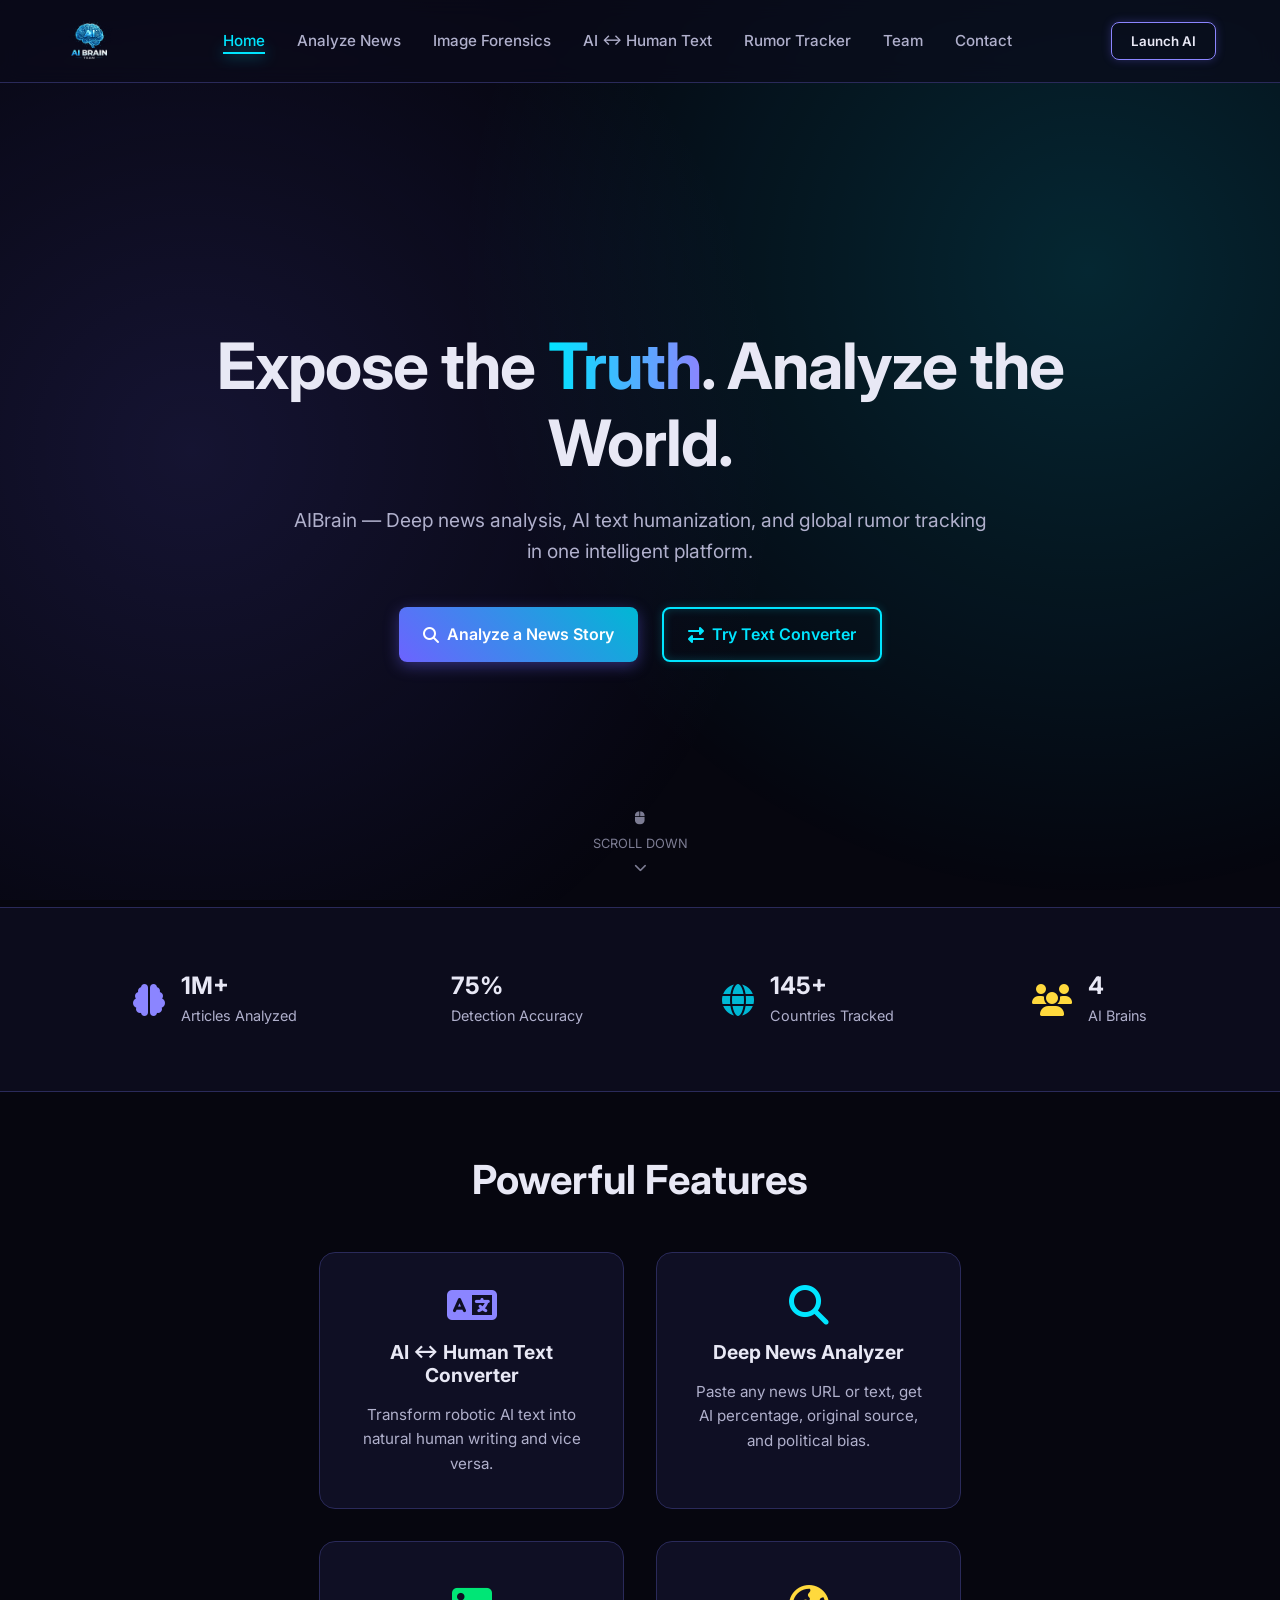
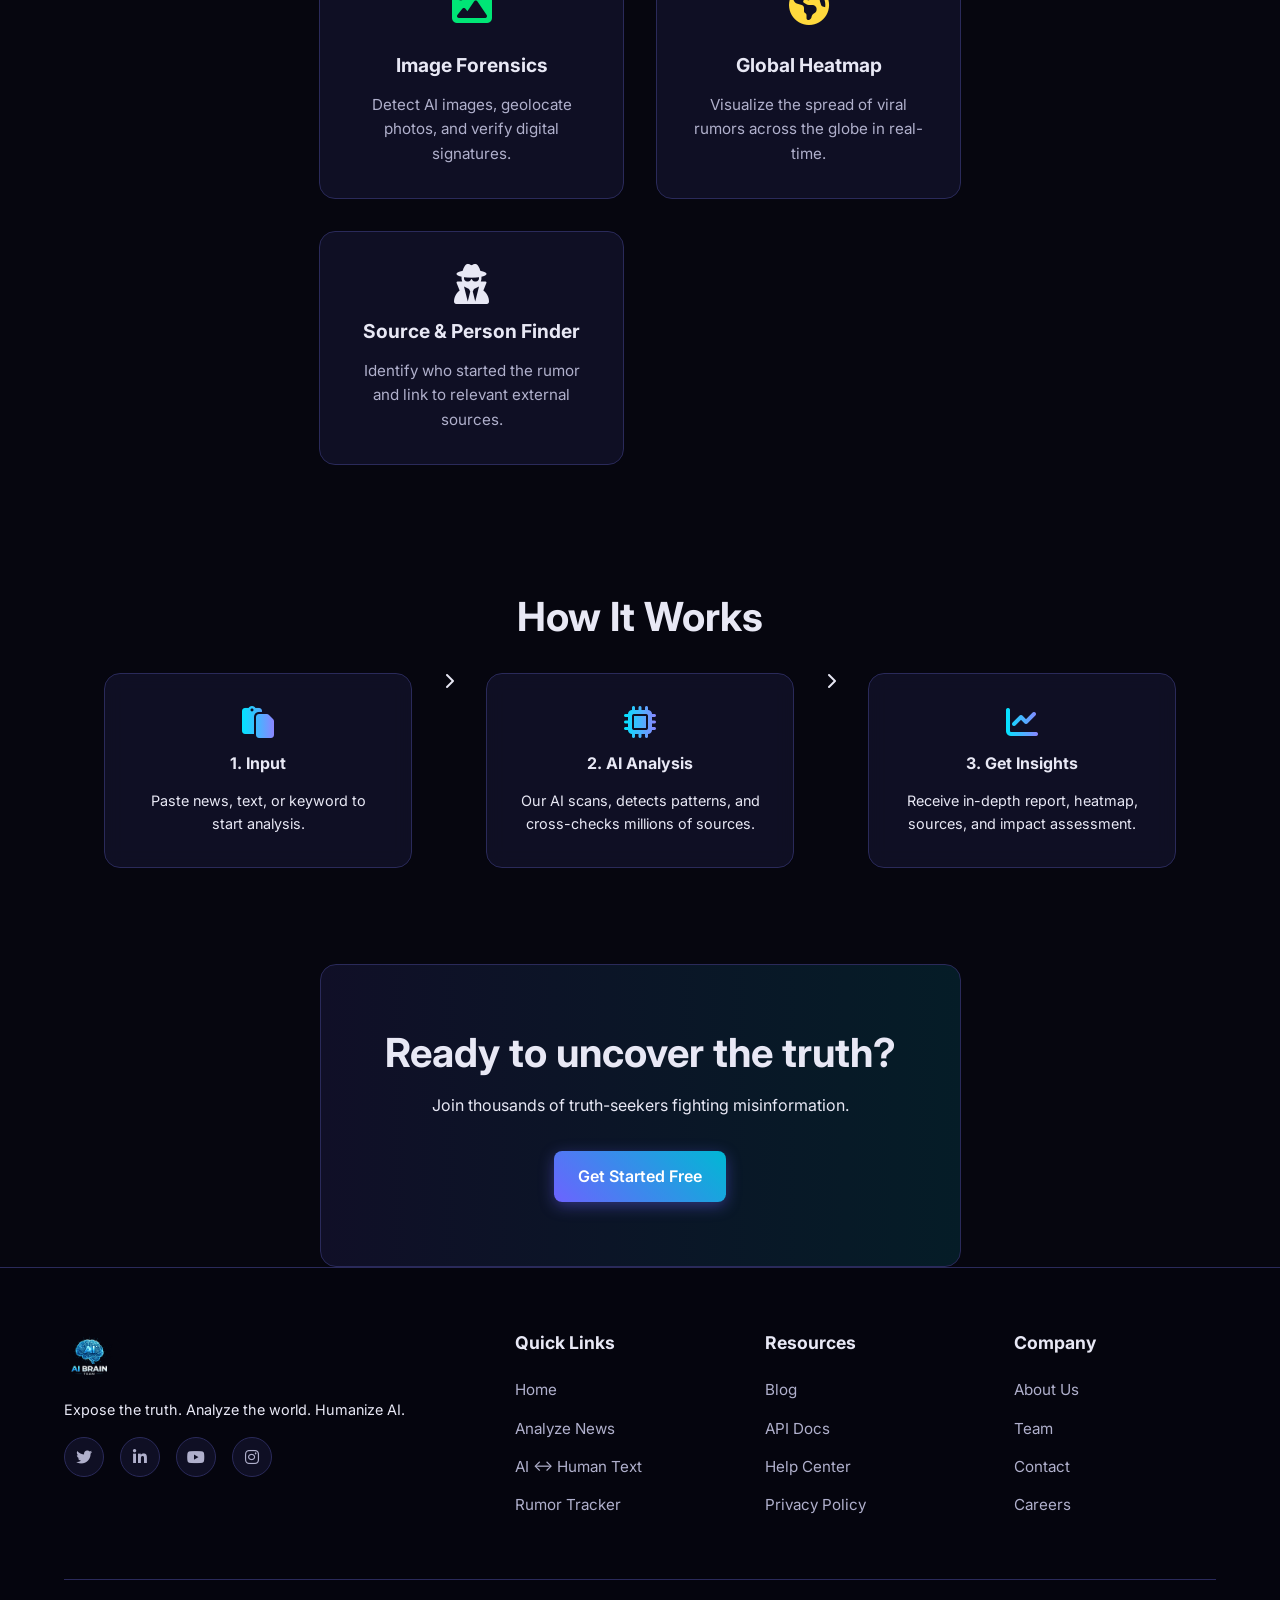
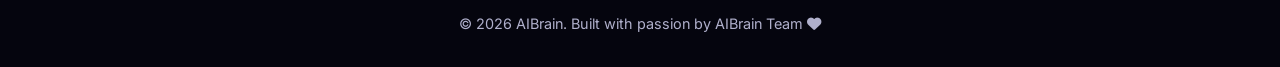
<file: index.html>
<!DOCTYPE html>
<html lang="en">

<head>
    <meta charset="UTF-8">
    <meta name="viewport" content="width=device-width, initial-scale=1.0">
    <title>AIBrain - Expose the Truth</title>
    <meta name="description"
        content="AIBrain — Deep news analysis, AI text humanization, and global rumor tracking in one intelligent platform.">
    <link rel="stylesheet" href="CSSWEBAIBRAIN.css">
    <link rel="stylesheet" href="https://cdnjs.cloudflare.com/ajax/libs/font-awesome/6.4.0/css/all.min.css">
</head>

<body>
    <div class="particles-bg"></div>

    <nav class="navbar">
        <a href="index.html" class="nav-brand">
            <img src="logo_AIbrain_Team.png" alt="AIBrain Logo" style="height: 50px; width: auto; margin-right: 10px;">
        </a>
        <ul class="nav-links">
            <li><a href="index.html" class="active">Home</a></li>
            <li><a href="analyze.html">Analyze News</a></li>
            <li><a href="image-forensics.html">Image Forensics</a></li>
            <li><a href="converter.html">AI ↔ Human Text</a></li>
            <li><a href="tracker.html">Rumor Tracker</a></li>
            <li><a href="team.html">Team</a></li>
            <li><a href="contact.html">Contact</a></li>
        </ul>
        <button class="btn btn-launch">Launch AI</button>
    </nav>

    <section class="hero">
        <h1>Expose the <span class="text-gradient">Truth</span>. Analyze the World.</h1>
        <p>AIBrain — Deep news analysis, AI text humanization, and global rumor tracking in one intelligent platform.
        </p>
        <div class="hero-btns">
            <a href="analyze.html" class="btn btn-primary"><i class="fas fa-search"></i> Analyze a News Story</a>
            <a href="converter.html" class="btn btn-outline"><i class="fas fa-exchange-alt"></i> Try Text Converter</a>
        </div>
        <div class="scroll-down">
            <i class="fas fa-mouse"></i>
            <span>SCROLL DOWN</span>
            <i class="fas fa-chevron-down"></i>
        </div>
    </section>

    <section class="stats-bar">
        <div class="stat-item">
            <i class="fas fa-brain stat-icon"></i>
            <div class="stat-info">
                <h4 class="counter" data-target="1.2" data-suffix="M+">0</h4>
                <p>Articles Analyzed</p>
            </div>
        </div>
        <div class="stat-item">
            <i class="fas fa-check-shield stat-icon" style="color: var(--accent);"></i>
            <div class="stat-info">
                <h4 class="counter" data-target="98" data-suffix="%">0</h4>
                <p>Detection Accuracy</p>
            </div>
        </div>
        <div class="stat-item">
            <i class="fas fa-globe stat-icon" style="color: var(--accent2);"></i>
            <div class="stat-info">
                <h4 class="counter" data-target="190" data-suffix="+">0</h4>
                <p>Countries Tracked</p>
            </div>
        </div>
        <div class="stat-item">
            <i class="fas fa-users stat-icon" style="color: var(--gold);"></i>
            <div class="stat-info">
                <h4 class="counter" data-target="4" data-suffix="">0</h4>
                <p>AI Brains</p>
            </div>
        </div>
    </section>

    <section class="features container">
        <h2>Powerful Features</h2>
        <div class="features-grid">
            <div class="feature-card" onclick="window.location.href='converter.html'">
                <i class="fas fa-language feature-icon"></i>
                <h3>AI ↔ Human Text Converter</h3>
                <p>Transform robotic AI text into natural human writing and vice versa.</p>
            </div>
            <div class="feature-card" onclick="window.location.href='analyze.html'">
                <i class="fas fa-search feature-icon"></i>
                <h3>Deep News Analyzer</h3>
                <p>Paste any news URL or text, get AI percentage, original source, and political bias.</p>
            </div>
            <div class="feature-card" onclick="location.href='image-forensics.html'">
                <div class="feature-icon"><i class="fas fa-image"></i></div>
                <h3>Image Forensics</h3>
                <p>Detect AI images, geolocate photos, and verify digital signatures.</p>
            </div>
            <div class="feature-card" onclick="location.href='tracker.html'">
                <div class="feature-icon"><i class="fas fa-globe-americas"></i></div>
                <h3>Global Heatmap</h3>
                <p>Visualize the spread of viral rumors across the globe in real-time.</p>
            </div>
            <div class="feature-card" onclick="window.location.href='analyze.html'">
                <i class="fas fa-user-secret feature-icon"></i>
                <h3>Source & Person Finder</h3>
                <p>Identify who started the rumor and link to relevant external sources.</p>
            </div>
        </div>
    </section>

    <section class="container text-center mb-4">
        <h2>How It Works</h2>
        <div
            style="display: flex; justify-content: center; align-items: stretch; gap: 2rem; margin-top: 2rem; flex-wrap: wrap;">
            <div class="glass-panel" style="flex: 1; min-width: 200px;">
                <i class="fas fa-paste fa-2x mb-2 text-gradient"></i>
                <h4>1. Input</h4>
                <p class="text-secondary" style="font-size: 0.9rem;">Paste news, text, or keyword to start analysis.</p>
            </div>
            <i class="fas fa-chevron-right text-secondary"></i>
            <div class="glass-panel" style="flex: 1; min-width: 200px;">
                <i class="fas fa-microchip fa-2x mb-2 text-gradient"></i>
                <h4>2. AI Analysis</h4>
                <p class="text-secondary" style="font-size: 0.9rem;">Our AI scans, detects patterns, and cross-checks
                    millions of sources.</p>
            </div>
            <i class="fas fa-chevron-right text-secondary"></i>
            <div class="glass-panel" style="flex: 1; min-width: 200px;">
                <i class="fas fa-chart-line fa-2x mb-2 text-gradient"></i>
                <h4>3. Get Insights</h4>
                <p class="text-secondary" style="font-size: 0.9rem;">Receive in-depth report, heatmap, sources, and
                    impact assessment.</p>
            </div>
        </div>
    </section>

    <section class="container"
        style="background: linear-gradient(90deg, rgba(108,99,255,0.1), rgba(0,229,255,0.1)); padding: 4rem; border-radius: 16px; text-align: center; border: 1px solid var(--border);">
        <h2 class="mb-2">Ready to uncover the truth?</h2>
        <p class="text-secondary mb-4">Join thousands of truth-seekers fighting misinformation.</p>
        <a href="analyze.html" class="btn btn-primary">Get Started Free</a>
    </section>

    <footer>
        <div class="footer-content container" style="padding: 0;">
            <div class="footer-col">
                <a href="#" class="nav-brand mb-2">
                    <img src="logo_AIbrain_Team.png" alt="AIBrain Logo"
                        style="height: 50px; width: auto; margin-right: 10px;">
                </a>
                <p class="text-secondary" style="font-size: 0.9rem; margin-bottom: 1rem;">Expose the truth. Analyze the
                    world. Humanize AI.</p>
                <div class="social-links">
                    <a href="#"><i class="fab fa-twitter"></i></a>
                    <a href="#"><i class="fab fa-linkedin-in"></i></a>
                    <a href="#"><i class="fab fa-youtube"></i></a>
                    <a href="#"><i class="fab fa-instagram"></i></a>
                </div>
            </div>
            <div class="footer-col">
                <h4>Quick Links</h4>
                <ul>
                    <li><a href="index.html">Home</a></li>
                    <li><a href="analyze.html">Analyze News</a></li>
                    <li><a href="converter.html">AI ↔ Human Text</a></li>
                    <li><a href="tracker.html">Rumor Tracker</a></li>
                </ul>
            </div>
            <div class="footer-col">
                <h4>Resources</h4>
                <ul>
                    <li><a href="#">Blog</a></li>
                    <li><a href="#">API Docs</a></li>
                    <li><a href="#">Help Center</a></li>
                    <li><a href="#">Privacy Policy</a></li>
                </ul>
            </div>
            <div class="footer-col">
                <h4>Company</h4>
                <ul>
                    <li><a href="#">About Us</a></li>
                    <li><a href="team.html">Team</a></li>
                    <li><a href="contact.html">Contact</a></li>
                    <li><a href="#">Careers</a></li>
                </ul>
            </div>
        </div>
        <div class="footer-bottom">
            <p>&copy; 2026 AIBrain. Built with passion by AIBrain Team <i class="fas fa-heart text-danger"></i></p>
        </div>
    </footer>

    <script src="JSWEBAIBRAIN.js"></script>
</body>

</html>
</file>
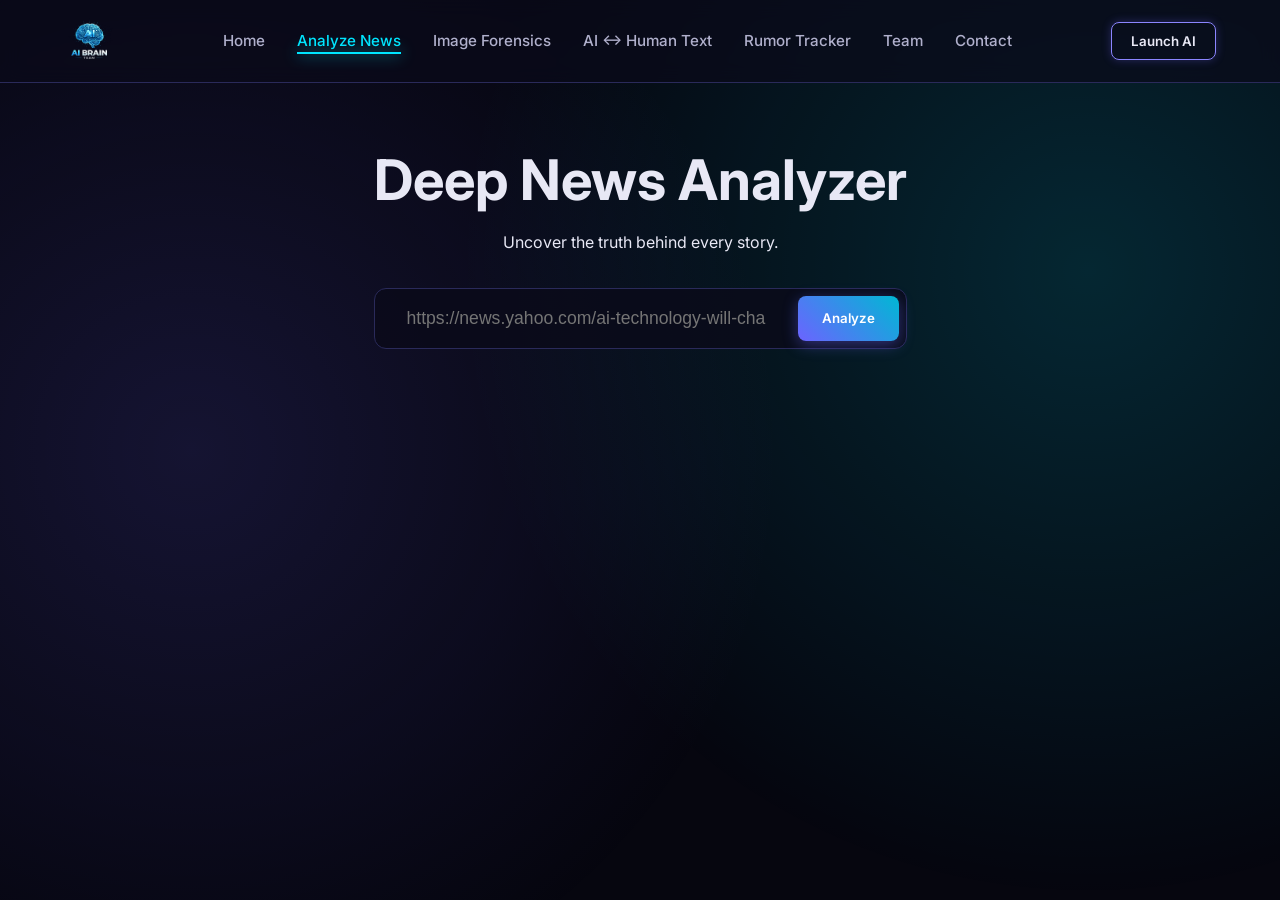
<file: analyze.html>
<!DOCTYPE html>
<html lang="en">

<head>
    <meta charset="UTF-8">
    <meta name="viewport" content="width=device-width, initial-scale=1.0">
    <title>Deep News Analyzer - AIBrain</title>
    <link rel="stylesheet" href="CSSWEBAIBRAIN.css">
    <link rel="stylesheet" href="https://cdnjs.cloudflare.com/ajax/libs/font-awesome/6.4.0/css/all.min.css">
</head>

<body>
    <div class="particles-bg"></div>
    <nav class="navbar">
        <a href="index.html" class="nav-brand">
            <img src="logo_AIbrain_Team.png" alt="AIBrain Logo" style="height: 50px; width: auto; margin-right: 10px;">
        </a>
        <ul class="nav-links">
            <li><a href="index.html">Home</a></li>
            <li><a href="analyze.html" class="active">Analyze News</a></li>
            <li><a href="image-forensics.html">Image Forensics</a></li>
            <li><a href="converter.html">AI ↔ Human Text</a></li>
            <li><a href="tracker.html">Rumor Tracker</a></li>
            <li><a href="team.html">Team</a></li>
            <li><a href="contact.html">Contact</a></li>
        </ul>
        <button class="btn btn-launch">Launch AI</button>
    </nav>

    <div class="container text-center">
        <h1 class="mb-2">Deep News Analyzer</h1>
        <p class="text-secondary mb-4">Uncover the truth behind every story.</p>

        <div class="input-group mb-4">
            <input type="text" id="analyzeInput" class="input-bar"
                placeholder="https://news.yahoo.com/ai-technology-will-change-education-001.html">
            <button id="analyzeBtn" class="btn btn-primary input-btn">Analyze</button>
        </div>

        <div id="resultsPanel" style="display: none; text-align: left;">
            <div class="analyze-grid">
                <!-- AI Score -->
                <div class="card-item" style="align-items: center; text-align: center;">
                    <div class="card-title">AI Content Score</div>
                    <div class="progress-circle mt-4 mb-4">
                        <div class="progress-value">78%<span>AI Generated</span></div>
                    </div>
                    <p style="color: var(--success); font-weight: 600;">22% Human</p>
                </div>

                <!-- Original Source -->
                <div class="card-item" id="osint-source">
                    <div class="card-title">Digital Footprint & Source</div>
                    <div style="display: flex; align-items: center; gap: 1rem; margin-top: 1rem; margin-bottom: 1rem;">
                        <div
                            style="background: #410093; width: 40px; height: 40px; border-radius: 8px; display: flex; align-items: center; justify-content: center; font-weight: bold; font-size: 1.2rem;">
                            <i class="fas fa-server"></i></div>
                        <div>
                            <h3 style="margin: 0; font-size: 1.2rem;">Scanning...</h3>
                            <p style="color: var(--text-secondary); font-size: 0.85rem;">Retrieving IP and Domain
                                Data...</p>
                        </div>
                    </div>
                    <a href="#" style="color: var(--accent); font-size: 0.9rem;"><i
                            class="fas fa-external-link-alt"></i> Trace IP Route</a>
                </div>

                <!-- Rumor Probability -->
                <div class="card-item" style="border-color: rgba(255, 71, 87, 0.5);">
                    <div class="card-title">Rumor Probability</div>
                    <div class="gauge-container mt-4">
                        <div class="gauge-arc"></div>
                        <div class="gauge-needle"></div>
                    </div>
                    <div class="text-center mt-2">
                        <h2 style="margin:0;">72%</h2>
                        <p style="color: var(--danger); font-weight: 600;">Likely Rumor</p>
                        <p style="font-size: 0.85rem; color: var(--text-secondary);">Confidence: High</p>
                    </div>
                </div>

                <!-- Manipulation Check -->
                <div class="card-item" style="grid-row: span 2;" id="osint-manipulation">
                    <div class="card-title">Semantic Manipulation Forensics</div>
                    <p style="font-size: 0.9rem; margin-bottom: 1rem;">Scanning for narrative alteration...</p>
                    <ul
                        style="list-style: none; display: flex; flex-direction: column; gap: 1rem; padding-left: 10px; border-left: 2px solid var(--border);">
                        <!-- Dynamic OSINT sentences go here -->
                    </ul>
                </div>

                <!-- Person Who Spread It -->
                <div class="card-item" id="osint-person">
                    <div class="card-title">Patient Zero (Origin Node)</div>
                    <div style="display: flex; align-items: center; gap: 1rem; margin-top: 1rem;">
                        <div
                            style="width: 50px; height: 50px; border-radius: 50%; background: #333; overflow: hidden; border: 2px solid var(--danger);">
                            <i class="fas fa-user-secret"
                                style="font-size: 2rem; color: var(--text-secondary); margin: 8px;"></i>
                        </div>
                        <div>
                            <h4 style="margin: 0; font-size: 1rem;">Tracing...</h4>
                            <p style="font-size: 0.8rem; color: var(--text-secondary);">Cross-referencing databases...
                            </p>
                        </div>
                    </div>
                    <div class="mt-4">
                        <span class="badge badge-warning"><i class="fas fa-spinner fa-spin"></i> Analyzing
                            Network</span>
                    </div>
                </div>

                <!-- Societal Impact -->
                <div class="card-item" id="osint-impact"
                    style="border-color: rgba(255, 71, 87, 0.3); background: linear-gradient(180deg, var(--bg-card), rgba(255, 71, 87, 0.05));">
                    <div class="card-title">Societal Impact & Risk Assessment</div>
                    <div
                        style="display: flex; align-items: center; gap: 0.5rem; color: var(--danger); margin-bottom: 1rem;">
                        <i class="fas fa-biohazard fa-2x"></i>
                        <h3 style="margin: 0;">CALCULATING...</h3>
                    </div>
                    <p style="font-size: 0.9rem; color: var(--text-secondary); margin-bottom: 1.5rem;">Simulating
                        psychological damage index...</p>
                    <div>
                        <div
                            style="display: flex; justify-content: space-between; font-size: 0.85rem; margin-bottom: 0.3rem;">
                            <span>Impact Score</span>
                            <span style="color: var(--danger); font-weight: bold;">0.0 / 10</span>
                        </div>
                        <div style="width: 100%; height: 6px; background: var(--border); border-radius: 3px;">
                            <div
                                style="width: 0%; height: 100%; background: var(--danger); border-radius: 3px; transition: width 1s ease;">
                            </div>
                        </div>
                    </div>
                </div>

                <!-- Forensic Reasoning -->
                <div class="card-item"
                    style="grid-column: span 3; background: rgba(0, 229, 255, 0.03); border: 1px dashed var(--accent);">
                    <div class="card-title"><i class="fas fa-microscope"></i> Deep Forensic Reasoning</div>
                    <div style="display: grid; grid-template-columns: 1fr 1fr 1fr; gap: 2rem; margin-top: 1rem;">
                        <div id="reasoning-syntax">
                            <h5 style="color: var(--accent); margin-bottom: 0.5rem;">Syntax Analysis</h5>
                            <p style="font-size: 0.85rem; color: var(--text-secondary);">Calculating linguistic
                                burstiness and perplexity...</p>
                        </div>
                        <div id="reasoning-source">
                            <h5 style="color: var(--accent); margin-bottom: 0.5rem;">Metadata Integrity</h5>
                            <p style="font-size: 0.85rem; color: var(--text-secondary);">Analyzing server headers and
                                SSL chain...</p>
                        </div>
                        <div id="reasoning-narrative">
                            <h5 style="color: var(--accent); margin-bottom: 0.5rem;">Narrative Flow</h5>
                            <p style="font-size: 0.85rem; color: var(--text-secondary);">Cross-referencing historical
                                disinfo patterns...</p>
                        </div>
                    </div>
                    <div
                        style="margin-top: 1.5rem; padding-top: 1rem; border-top: 1px solid rgba(0,229,255,0.1); display: flex; justify-content: space-around; text-align: center;">
                        <div>
                            <div style="font-size: 0.75rem; color: var(--text-secondary); text-transform: uppercase;">
                                Confidence Score</div>
                            <div id="confidence-val"
                                style="font-size: 1.2rem; font-weight: bold; color: var(--accent);">0%</div>
                        </div>
                        <div>
                            <div style="font-size: 0.75rem; color: var(--text-secondary); text-transform: uppercase;">
                                Source Trust</div>
                            <div id="trust-val" style="font-size: 1.2rem; font-weight: bold; color: var(--success);">
                                High</div>
                        </div>
                        <div>
                            <div style="font-size: 0.75rem; color: var(--text-secondary); text-transform: uppercase;">
                                Threat Level</div>
                            <div id="threat-val" style="font-size: 1.2rem; font-weight: bold; color: var(--warning);">
                                Medium</div>
                        </div>
                    </div>
                </div>

                <!-- External Sources -->
                <div class="card-item" id="osint-external" style="grid-column: span 3;">
                    <div
                        style="display: flex; justify-content: space-between; align-items: center; border-bottom: 1px solid var(--border); padding-bottom: 1rem; margin-bottom: 1rem;">
                        <h3 style="margin: 0; font-size: 1.2rem;">Cross-Referenced Open Source Databases (OSINT)</h3>
                        <div style="display: flex; gap: 1rem; font-size: 0.9rem;">
                            <span class="badge badge-primary">Matches Found</span>
                        </div>
                    </div>
                    <div style="display: flex; flex-direction: column; gap: 0.8rem;" id="osint-external-list">
                        <!-- Dynamic OSINT sources go here -->
                    </div>
                </div>
            </div>

            <div class="text-center mt-4">
                <a href="tracker.html" class="btn btn-primary" style="width: 100%; max-width: 400px;"><i
                        class="fas fa-globe"></i> View on Heatmap</a>
            </div>
        </div>
    </div>

    <script src="JSWEBAIBRAIN.js"></script>
</body>

</html>
</file>
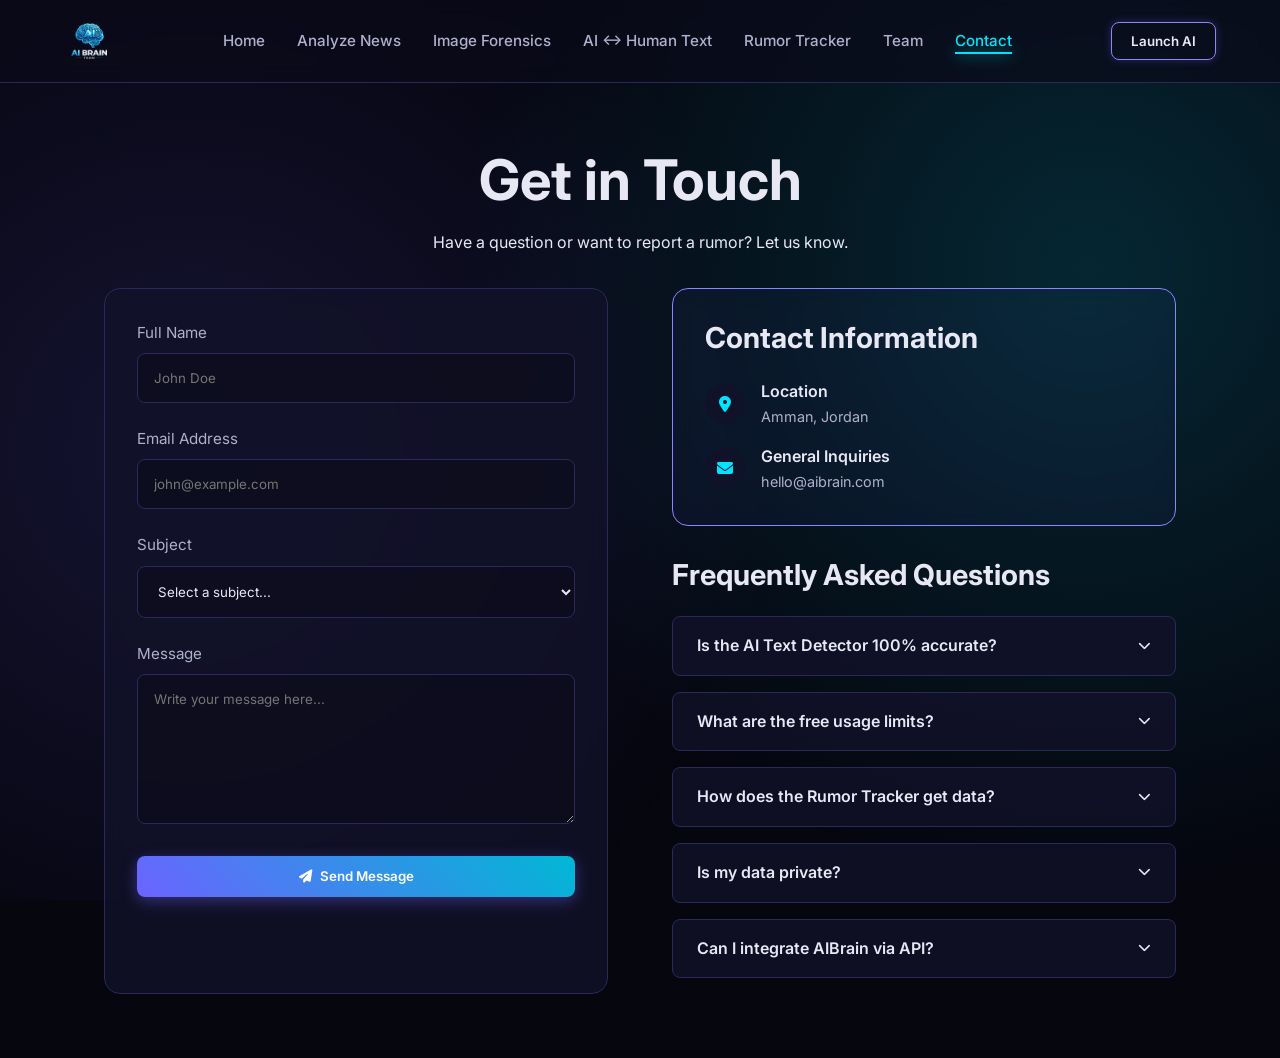
<file: contact.html>
<!DOCTYPE html>
<html lang="en">

<head>
    <meta charset="UTF-8">
    <meta name="viewport" content="width=device-width, initial-scale=1.0">
    <title>Contact Us - AIBrain</title>
    <link rel="stylesheet" href="CSSWEBAIBRAIN.css">
    <link rel="stylesheet" href="https://cdnjs.cloudflare.com/ajax/libs/font-awesome/6.4.0/css/all.min.css">
</head>

<body>
    <div class="particles-bg"></div>
    <nav class="navbar">
        <a href="index.html" class="nav-brand">
            <img src="logo_AIbrain_Team.png" alt="AIBrain Logo" style="height: 50px; width: auto; margin-right: 10px;">
        </a>
        <ul class="nav-links">
            <li><a href="index.html">Home</a></li>
            <li><a href="analyze.html">Analyze News</a></li>
            <li><a href="image-forensics.html">Image Forensics</a></li>
            <li><a href="converter.html">AI ↔ Human Text</a></li>
            <li><a href="tracker.html">Rumor Tracker</a></li>
            <li><a href="team.html">Team</a></li>
            <li><a href="contact.html" class="active">Contact</a></li>
        </ul>
        <button class="btn btn-launch">Launch AI</button>
    </nav>

    <div class="container">
        <div class="text-center mb-4">
            <h1>Get in Touch</h1>
            <p class="text-secondary">Have a question or want to report a rumor? Let us know.</p>
        </div>

        <div class="contact-layout">
            <!-- Form -->
            <div class="glass-panel">
                <form id="contactForm"
                    onsubmit="event.preventDefault(); alert('Message sent successfully!'); this.reset();">
                    <div class="form-group">
                        <label class="form-label">Full Name</label>
                        <input type="text" class="form-control" placeholder="John Doe" required>
                    </div>
                    <div class="form-group">
                        <label class="form-label">Email Address</label>
                        <input type="email" class="form-control" placeholder="john@example.com" required>
                    </div>
                    <div class="form-group">
                        <label class="form-label">Subject</label>
                        <select class="form-control" required style="appearance: auto; cursor: pointer;">
                            <option value="">Select a subject...</option>
                            <option value="report">Report a Rumor</option>
                            <option value="partnership">Partnership</option>
                            <option value="feedback">Feedback</option>
                            <option value="team">Join Team</option>
                        </select>
                    </div>
                    <div class="form-group">
                        <label class="form-label">Message</label>
                        <textarea class="form-control" placeholder="Write your message here..." required></textarea>
                    </div>
                    <button type="submit" class="btn btn-primary" style="width: 100%;"><i
                            class="fas fa-paper-plane"></i> Send Message</button>
                </form>
            </div>

            <!-- Info & FAQ -->
            <div>
                <div class="glass-panel mb-4"
                    style="background: rgba(108, 99, 255, 0.05); border-color: var(--primary-glow);">
                    <h3 class="mb-3">Contact Information</h3>
                    <div style="display: flex; align-items: center; gap: 1rem; margin-bottom: 1rem;">
                        <div
                            style="width: 40px; height: 40px; border-radius: 50%; background: var(--bg-card); display: flex; align-items: center; justify-content: center; color: var(--accent);">
                            <i class="fas fa-map-marker-alt"></i>
                        </div>
                        <div>
                            <div style="font-weight: 600;">Location</div>
                            <div style="color: var(--text-secondary); font-size: 0.9rem;">Amman, Jordan</div>
                        </div>
                    </div>
                    <div style="display: flex; align-items: center; gap: 1rem;">
                        <div
                            style="width: 40px; height: 40px; border-radius: 50%; background: var(--bg-card); display: flex; align-items: center; justify-content: center; color: var(--accent);">
                            <i class="fas fa-envelope"></i>
                        </div>
                        <div>
                            <div style="font-weight: 600;">General Inquiries</div>
                            <div style="color: var(--text-secondary); font-size: 0.9rem;">hello@aibrain.com</div>
                        </div>
                    </div>
                </div>

                <h3 class="mb-3">Frequently Asked Questions</h3>
                <div class="accordion">
                    <div class="accordion-item">
                        <div class="accordion-header">
                            Is the AI Text Detector 100% accurate?
                            <i class="fas fa-chevron-down" style="font-size: 0.8rem;"></i>
                        </div>
                        <div class="accordion-body">
                            <p style="padding-top: 1rem;">Our AI model has a 98% accuracy rate, but no system is
                                perfect. We cross-reference multiple patterns and data points to provide the most
                                reliable score possible.</p>
                        </div>
                    </div>
                    <div class="accordion-item">
                        <div class="accordion-header">
                            What are the free usage limits?
                            <i class="fas fa-chevron-down" style="font-size: 0.8rem;"></i>
                        </div>
                        <div class="accordion-body">
                            <p style="padding-top: 1rem;">Currently, you can analyze up to 50 news articles and convert
                                up to 5,000 words per day for free. Premium plans will be introduced later.</p>
                        </div>
                    </div>
                    <div class="accordion-item">
                        <div class="accordion-header">
                            How does the Rumor Tracker get data?
                            <i class="fas fa-chevron-down" style="font-size: 0.8rem;"></i>
                        </div>
                        <div class="accordion-body">
                            <p style="padding-top: 1rem;">We use a combination of open-source intelligence (OSINT),
                                social media APIs, and natural language processing to detect when and where a specific
                                narrative is spreading.</p>
                        </div>
                    </div>
                    <div class="accordion-item">
                        <div class="accordion-header">
                            Is my data private?
                            <i class="fas fa-chevron-down" style="font-size: 0.8rem;"></i>
                        </div>
                        <div class="accordion-body">
                            <p style="padding-top: 1rem;">Yes. We do not store the text you paste into the converter.
                                Analyzed news URLs are logged to improve our public database, but personal data is never
                                shared.</p>
                        </div>
                    </div>
                    <div class="accordion-item">
                        <div class="accordion-header">
                            Can I integrate AIBrain via API?
                            <i class="fas fa-chevron-down" style="font-size: 0.8rem;"></i>
                        </div>
                        <div class="accordion-body">
                            <p style="padding-top: 1rem;">We are currently beta-testing our API for enterprise partners.
                                Please select "Partnership" in the contact form to request early access.</p>
                        </div>
                    </div>
                </div>
            </div>
        </div>
    </div>

    <script src="JSWEBAIBRAIN.js"></script>
</body>

</html>
</file>
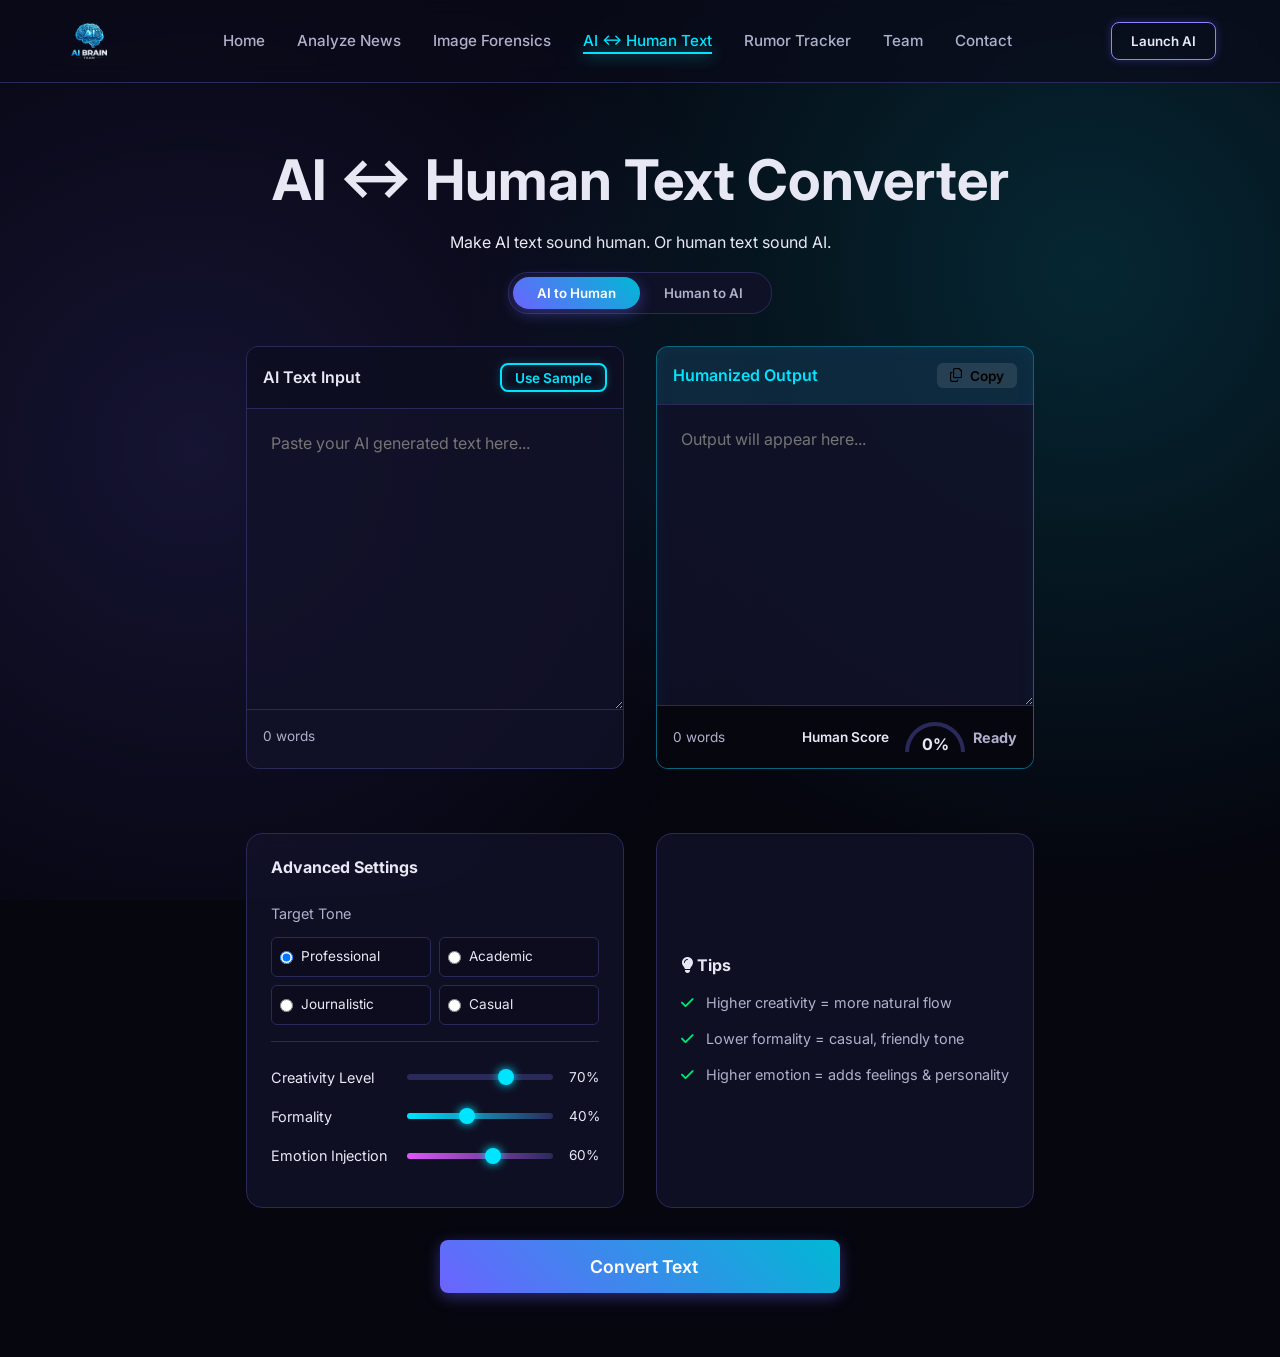
<file: converter.html>
<!DOCTYPE html>
<html lang="en">

<head>
    <meta charset="UTF-8">
    <meta name="viewport" content="width=device-width, initial-scale=1.0">
    <title>AI Text Converter - AIBrain</title>
    <link rel="stylesheet" href="CSSWEBAIBRAIN.css">
    <link rel="stylesheet" href="https://cdnjs.cloudflare.com/ajax/libs/font-awesome/6.4.0/css/all.min.css">
</head>

<body>
    <div class="particles-bg"></div>
    <nav class="navbar">
        <a href="index.html" class="nav-brand">
            <img src="logo_AIbrain_Team.png" alt="AIBrain Logo" style="height: 50px; width: auto; margin-right: 10px;">
        </a>
        <ul class="nav-links">
            <li><a href="index.html">Home</a></li>
            <li><a href="analyze.html">Analyze News</a></li>
            <li><a href="image-forensics.html">Image Forensics</a></li>
            <li><a href="converter.html" class="active">AI ↔ Human Text</a></li>
            <li><a href="tracker.html">Rumor Tracker</a></li>
            <li><a href="team.html">Team</a></li>
            <li><a href="contact.html">Contact</a></li>
        </ul>
        <button class="btn btn-launch">Launch AI</button>
    </nav>

    <div class="container">
        <div class="text-center mb-4">
            <h1>AI ↔ Human Text Converter</h1>
            <p class="text-secondary">Make AI text sound human. Or human text sound AI.</p>
            <div
                style="display: inline-flex; background: var(--bg-card); border: 1px solid var(--border); border-radius: 20px; padding: 4px; margin-top: 1rem;">
                <button id="modeAiToHuman" class="btn btn-primary"
                    style="border-radius: 16px; padding: 0.5rem 1.5rem;">AI to Human</button>
                <button id="modeHumanToAi" class="btn"
                    style="background: transparent; color: var(--text-secondary); border-radius: 16px; padding: 0.5rem 1.5rem;">Human
                    to AI</button>
            </div>
        </div>

        <div class="converter-container">
            <!-- Left Panel -->
            <div class="textarea-wrapper">
                <div class="textarea-header">
                    <span id="inputLabel" style="font-weight: 600;">AI Text Input</span>
                    <button id="useSampleBtn" class="btn btn-outline"
                        style="padding: 0.3rem 0.8rem; font-size: 0.85rem;">Use Sample</button>
                </div>
                <textarea id="aiInput" class="custom-textarea"
                    placeholder="Paste your AI generated text here..."></textarea>
                <div id="aiWordCount"
                    style="padding: 1rem; border-top: 1px solid var(--border); color: var(--text-secondary); font-size: 0.85rem;">
                    0 words
                </div>
            </div>

            <!-- Right Panel -->
            <div class="textarea-wrapper"
                style="border-color: rgba(0, 229, 255, 0.4); box-shadow: inset 0 0 20px rgba(0, 229, 255, 0.05);">
                <div class="textarea-header" style="background: rgba(0, 229, 255, 0.1);">
                    <span id="outputLabel" style="font-weight: 600; color: var(--accent);">Humanized Output</span>
                    <button class="btn"
                        style="background: rgba(255,255,255,0.1); padding: 0.3rem 0.8rem; font-size: 0.85rem; border-radius: 6px;"><i
                            class="far fa-copy"></i> Copy</button>
                </div>
                <textarea id="humanOutput" class="custom-textarea" placeholder="Output will appear here..."
                    readonly></textarea>

                <div
                    style="display: flex; justify-content: space-between; align-items: center; padding: 1rem; border-top: 1px solid var(--border); background: var(--bg-deep);">
                    <div id="humanWordCount" style="color: var(--text-secondary); font-size: 0.85rem;">0 words</div>
                    <div style="display: flex; align-items: center; gap: 1rem;">
                        <span style="font-size: 0.85rem; font-weight: 600;">Human Score</span>
                        <div style="display: flex; align-items: center; gap: 0.5rem;">
                            <div
                                style="width: 60px; height: 30px; position: relative; overflow: hidden; display: flex; justify-content: center; border-radius: 30px 30px 0 0; border: 4px solid var(--border); border-bottom: none;">
                                <span id="humanScorePercent"
                                    style="position: absolute; bottom: -5px; font-weight: bold; font-size: 1rem; color: var(--text-primary);">0%</span>
                            </div>
                            <span id="humanScoreText"
                                style="color: var(--text-secondary); font-size: 0.9rem; font-weight: bold;">Ready</span>
                        </div>
                    </div>
                </div>
            </div>

            <!-- Controls Panel -->
            <div class="controls-panel">
                <div class="glass-panel" style="padding: 1.5rem;">
                    <h4 class="mb-3">Advanced Settings</h4>

                    <div style="margin-bottom: 1.5rem; padding-bottom: 1rem; border-bottom: 1px solid var(--border);">
                        <label
                            style="display: block; font-size: 0.9rem; color: var(--text-secondary); margin-bottom: 0.8rem;">Target
                            Tone</label>
                        <div style="display: grid; grid-template-columns: 1fr 1fr; gap: 0.5rem;">
                            <label
                                style="background: rgba(10,10,26,0.5); border: 1px solid var(--border); border-radius: 6px; padding: 0.5rem; cursor: pointer; display: flex; align-items: center; gap: 8px; font-size: 0.85rem;">
                                <input type="radio" name="tone" value="professional" checked> Professional
                            </label>
                            <label
                                style="background: rgba(10,10,26,0.5); border: 1px solid var(--border); border-radius: 6px; padding: 0.5rem; cursor: pointer; display: flex; align-items: center; gap: 8px; font-size: 0.85rem;">
                                <input type="radio" name="tone" value="academic"> Academic
                            </label>
                            <label
                                style="background: rgba(10,10,26,0.5); border: 1px solid var(--border); border-radius: 6px; padding: 0.5rem; cursor: pointer; display: flex; align-items: center; gap: 8px; font-size: 0.85rem;">
                                <input type="radio" name="tone" value="journalistic"> Journalistic
                            </label>
                            <label
                                style="background: rgba(10,10,26,0.5); border: 1px solid var(--border); border-radius: 6px; padding: 0.5rem; cursor: pointer; display: flex; align-items: center; gap: 8px; font-size: 0.85rem;">
                                <input type="radio" name="tone" value="casual"> Casual
                            </label>
                        </div>
                    </div>
                    <div class="slider-group">
                        <label>Creativity Level</label>
                        <input type="range" id="creativitySlider" class="custom-slider" min="0" max="100" value="70">
                        <span style="font-size: 0.85rem; width: 30px; text-align: right;">70%</span>
                    </div>
                    <div class="slider-group">
                        <label>Formality</label>
                        <input type="range" id="formalitySlider" class="custom-slider" min="0" max="100" value="40"
                            style="background: linear-gradient(90deg, var(--accent), var(--border));">
                        <span style="font-size: 0.85rem; width: 30px; text-align: right;">40%</span>
                    </div>
                    <div class="slider-group">
                        <label>Emotion Injection</label>
                        <input type="range" id="emotionSlider" class="custom-slider" min="0" max="100" value="60"
                            style="background: linear-gradient(90deg, #E056FD, var(--border));">
                        <span style="font-size: 0.85rem; width: 30px; text-align: right;">60%</span>
                    </div>
                </div>

                <div class="glass-panel"
                    style="padding: 1.5rem; display: flex; flex-direction: column; justify-content: center;">
                    <h4 class="mb-2"><i class="fas fa-lightbulb text-gold"></i> Tips</h4>
                    <ul
                        style="list-style: none; display: flex; flex-direction: column; gap: 0.8rem; font-size: 0.9rem; color: var(--text-secondary);">
                        <li><i class="fas fa-check" style="color: var(--success); margin-right: 8px;"></i> Higher
                            creativity = more natural flow</li>
                        <li><i class="fas fa-check" style="color: var(--success); margin-right: 8px;"></i> Lower
                            formality = casual, friendly tone</li>
                        <li><i class="fas fa-check" style="color: var(--success); margin-right: 8px;"></i> Higher
                            emotion = adds feelings & personality</li>
                    </ul>
                </div>
            </div>

            <div class="text-center" style="grid-column: span 2;">
                <button id="convertBtn" class="btn btn-primary"
                    style="padding: 1rem 3rem; font-size: 1.1rem; width: 100%; max-width: 400px;">
                    <i class="fas fa-sparkles"></i> Convert Text
                </button>
            </div>
        </div>
    </div>

    <script src="JSWEBAIBRAIN.js"></script>
</body>

</html>
</file>
<file: CSSWEBAIBRAIN.css>
@import url('https://fonts.googleapis.com/css2?family=Inter:wght@300;400;500;600;700;800&display=swap');

:root {
    --primary: #6C63FF;
    --primary-glow: #8B85FF;
    --accent: #00E5FF;
    --accent2: #00B8D4;
    --danger: #FF4757;
    --gold: #FFD93D;
    --success: #00E676;
    --bg-deep: #06060F;
    --bg-card: rgba(18, 18, 42, 0.8);
    --text-primary: #E8E8F5;
    --text-secondary: #B0B0CC;
    --border: #2A2A5A;
    --glass-bg: rgba(10, 10, 26, 0.7);
    --neon-glow: 0 0 15px currentColor;
    --font-main: 'Inter', sans-serif;
}

* {
    box-sizing: border-box;
    margin: 0;
    padding: 0;
}

body {
    background-color: var(--bg-deep);
    color: var(--text-primary);
    font-family: var(--font-main);
    line-height: 1.6;
    overflow-x: hidden;
    min-height: 100vh;
    display: flex;
    flex-direction: column;
}

a {
    text-decoration: none;
    color: var(--text-primary);
    transition: all 0.3s ease;
}

/* Typography */
h1,
h2,
h3,
h4,
h5,
h6 {
    font-weight: 700;
    line-height: 1.2;
    margin-bottom: 1rem;
}

h1 {
    font-size: 3.5rem;
}

h2 {
    font-size: 2.5rem;
}

h3 {
    font-size: 1.8rem;
}

.text-gradient {
    background: linear-gradient(90deg, var(--accent), var(--primary-glow));
    -webkit-background-clip: text;
    -webkit-text-fill-color: transparent;
    background-clip: text;
    color: transparent;
}

/* Background Particles/Stars */
.particles-bg {
    position: fixed;
    top: 0;
    left: 0;
    width: 100vw;
    height: 100vh;
    z-index: -1;
    background:
        radial-gradient(circle at 15% 50%, rgba(108, 99, 255, 0.15) 0%, transparent 50%),
        radial-gradient(circle at 85% 30%, rgba(0, 229, 255, 0.15) 0%, transparent 50%);
    pointer-events: none;
}

/* Navbar */
.navbar {
    position: sticky;
    top: 0;
    z-index: 1000;
    background: var(--glass-bg);
    backdrop-filter: blur(10px);
    -webkit-backdrop-filter: blur(10px);
    border-bottom: 1px solid var(--border);
    padding: 1rem 5%;
    display: flex;
    justify-content: space-between;
    align-items: center;
}

.nav-brand {
    display: flex;
    align-items: center;
    gap: 0.8rem;
    font-size: 1.5rem;
    font-weight: 800;
    color: var(--text-primary);
}

.nav-brand svg {
    width: 32px;
    height: 32px;
    fill: var(--primary-glow);
    filter: drop-shadow(0 0 8px var(--primary));
    animation: pulse 2s infinite;
}

.nav-links {
    display: flex;
    gap: 2rem;
    list-style: none;
}

.nav-links a {
    font-size: 0.95rem;
    font-weight: 500;
    color: var(--text-secondary);
    position: relative;
}

.nav-links a:hover,
.nav-links a.active {
    color: var(--accent);
}

.nav-links a::after {
    content: '';
    position: absolute;
    width: 0;
    height: 2px;
    bottom: -4px;
    left: 0;
    background-color: var(--accent);
    transition: width 0.3s ease;
    box-shadow: var(--neon-glow);
}

.nav-links a:hover::after,
.nav-links a.active::after {
    width: 100%;
}

/* Buttons */
.btn {
    display: inline-flex;
    align-items: center;
    justify-content: center;
    padding: 0.8rem 1.5rem;
    border-radius: 8px;
    font-weight: 600;
    cursor: pointer;
    transition: all 0.3s ease;
    border: none;
    font-family: var(--font-main);
    gap: 0.5rem;
}

.btn-primary {
    background: linear-gradient(45deg, var(--primary), var(--accent2));
    color: #fff;
    box-shadow: 0 4px 15px rgba(108, 99, 255, 0.4);
}

.btn-primary:hover {
    transform: translateY(-2px);
    box-shadow: 0 6px 20px rgba(0, 229, 255, 0.6);
}

.btn-outline {
    background: transparent;
    border: 2px solid var(--accent);
    color: var(--accent);
    box-shadow: inset 0 0 10px rgba(0, 229, 255, 0.2), 0 0 10px rgba(0, 229, 255, 0.2);
}

.btn-outline:hover {
    background: rgba(0, 229, 255, 0.1);
    box-shadow: inset 0 0 15px rgba(0, 229, 255, 0.4), 0 0 15px rgba(0, 229, 255, 0.4);
}

.btn-launch {
    background: transparent;
    border: 1px solid var(--primary-glow);
    color: var(--text-primary);
    padding: 0.6rem 1.2rem;
    box-shadow: 0 0 10px rgba(108, 99, 255, 0.3);
}

.btn-launch:hover {
    background: rgba(108, 99, 255, 0.15);
    box-shadow: 0 0 20px rgba(108, 99, 255, 0.6);
}

/* Hero Section */
.hero {
    min-height: calc(100vh - 76px);
    display: flex;
    flex-direction: column;
    justify-content: center;
    align-items: center;
    text-align: center;
    padding: 2rem 5%;
    position: relative;
}

.hero h1 {
    font-size: clamp(2.5rem, 5vw, 4.5rem);
    max-width: 900px;
    margin-bottom: 1.5rem;
    letter-spacing: -1px;
}

.hero p {
    font-size: 1.2rem;
    color: var(--text-secondary);
    max-width: 700px;
    margin-bottom: 2.5rem;
}

.hero-btns {
    display: flex;
    gap: 1.5rem;
    flex-wrap: wrap;
    justify-content: center;
}

.scroll-down {
    position: absolute;
    bottom: 2rem;
    display: flex;
    flex-direction: column;
    align-items: center;
    gap: 0.5rem;
    color: var(--text-secondary);
    font-size: 0.8rem;
    opacity: 0.7;
    animation: bounce 2s infinite;
}

/* Stats Bar */
.stats-bar {
    display: flex;
    justify-content: space-around;
    flex-wrap: wrap;
    padding: 3rem 5%;
    background: rgba(18, 18, 42, 0.5);
    border-top: 1px solid var(--border);
    border-bottom: 1px solid var(--border);
}

.stat-item {
    display: flex;
    align-items: center;
    gap: 1rem;
    padding: 1rem;
}

.stat-icon {
    font-size: 2rem;
    color: var(--primary-glow);
}

.stat-info h4 {
    font-size: 1.5rem;
    margin-bottom: 0.2rem;
    color: var(--text-primary);
}

.stat-info p {
    font-size: 0.9rem;
    color: var(--text-secondary);
}

/* Features Grid */
.features {
    padding: 5rem 5%;
    text-align: center;
}

.features-grid {
    display: grid;
    grid-template-columns: repeat(auto-fit, minmax(250px, 1fr));
    gap: 2rem;
    margin-top: 3rem;
}

.feature-card {
    background: var(--bg-card);
    border: 1px solid var(--border);
    border-radius: 16px;
    padding: 2rem;
    transition: transform 0.3s ease, box-shadow 0.3s ease;
    position: relative;
    overflow: hidden;
    text-align: center;
    cursor: pointer;
}

.feature-card::before {
    content: '';
    position: absolute;
    top: 0;
    left: 0;
    width: 100%;
    height: 100%;
    background: radial-gradient(circle at top right, rgba(108, 99, 255, 0.1), transparent);
    opacity: 0;
    transition: opacity 0.3s ease;
}

.feature-card:hover {
    transform: translateY(-10px);
    box-shadow: 0 10px 30px rgba(0, 0, 0, 0.5), 0 0 15px rgba(0, 229, 255, 0.2);
    border-color: rgba(0, 229, 255, 0.5);
}

.feature-card:hover::before {
    opacity: 1;
}

.feature-icon {
    font-size: 2.5rem;
    margin-bottom: 1rem;
    display: inline-block;
}

.feature-card:nth-child(1) .feature-icon {
    color: var(--primary-glow);
}

.feature-card:nth-child(2) .feature-icon {
    color: var(--accent);
}

.feature-card:nth-child(3) .feature-icon {
    color: var(--success);
}

.feature-card:nth-child(4) .feature-icon {
    color: var(--gold);
}

.feature-card h3 {
    font-size: 1.2rem;
    margin-bottom: 1rem;
}

.feature-card p {
    color: var(--text-secondary);
    font-size: 0.95rem;
}

/* Containers */
.container {
    max-width: 1200px;
    margin: 0 auto;
    padding: 4rem 5%;
}

/* Forms & Inputs */
.input-group {
    position: relative;
    width: 100%;
    max-width: 800px;
    margin: 0 auto;
}

.input-bar {
    width: 100%;
    padding: 1.2rem 2rem;
    padding-right: 140px;
    background: rgba(10, 10, 26, 0.8);
    border: 1px solid var(--border);
    border-radius: 12px;
    color: var(--text-primary);
    font-size: 1.1rem;
    outline: none;
    transition: border-color 0.3s ease, box-shadow 0.3s ease;
}

.input-bar:focus {
    border-color: var(--primary-glow);
    box-shadow: 0 0 15px rgba(108, 99, 255, 0.2);
}

.input-btn {
    position: absolute;
    right: 8px;
    top: 8px;
    bottom: 8px;
    border-radius: 8px;
}

/* Glass Panels */
.glass-panel {
    background: var(--bg-card);
    border: 1px solid var(--border);
    border-radius: 16px;
    padding: 2rem;
    backdrop-filter: blur(10px);
}

/* Badges */
.badge {
    display: inline-flex;
    align-items: center;
    gap: 0.5rem;
    padding: 0.4rem 0.8rem;
    border-radius: 20px;
    font-size: 0.85rem;
    font-weight: 600;
}

.badge-danger {
    background: rgba(255, 71, 87, 0.1);
    color: var(--danger);
    border: 1px solid rgba(255, 71, 87, 0.3);
}

.badge-warning {
    background: rgba(255, 217, 61, 0.1);
    color: var(--gold);
    border: 1px solid rgba(255, 217, 61, 0.3);
}

.badge-success {
    background: rgba(0, 230, 118, 0.1);
    color: var(--success);
    border: 1px solid rgba(0, 230, 118, 0.3);
}

.badge-primary {
    background: rgba(108, 99, 255, 0.1);
    color: var(--primary-glow);
    border: 1px solid rgba(108, 99, 255, 0.3);
}

/* Footer */
footer {
    background: rgba(6, 6, 15, 0.95);
    border-top: 1px solid var(--border);
    padding: 4rem 5% 2rem;
    margin-top: auto;
}

.footer-content {
    display: grid;
    grid-template-columns: 2fr 1fr 1fr 1fr;
    gap: 3rem;
    margin-bottom: 3rem;
}

.footer-col h4 {
    color: var(--text-primary);
    margin-bottom: 1.5rem;
    font-size: 1.1rem;
}

.footer-col ul {
    list-style: none;
}

.footer-col ul li {
    margin-bottom: 0.8rem;
}

.footer-col ul a {
    color: var(--text-secondary);
    font-size: 0.95rem;
}

.footer-col ul a:hover {
    color: var(--accent);
}

.social-links {
    display: flex;
    gap: 1rem;
}

.social-links a {
    display: inline-flex;
    align-items: center;
    justify-content: center;
    width: 40px;
    height: 40px;
    border-radius: 50%;
    background: var(--bg-card);
    border: 1px solid var(--border);
    color: var(--text-secondary);
}

.social-links a:hover {
    background: var(--primary);
    color: #fff;
    border-color: var(--primary);
    transform: translateY(-3px);
}

.footer-bottom {
    text-align: center;
    padding-top: 2rem;
    border-top: 1px solid var(--border);
    color: var(--text-secondary);
    font-size: 0.9rem;
}

/* Animations */
@keyframes pulse {
    0% {
        transform: scale(1);
        filter: drop-shadow(0 0 8px var(--primary));
    }

    50% {
        transform: scale(1.05);
        filter: drop-shadow(0 0 15px var(--accent));
    }

    100% {
        transform: scale(1);
        filter: drop-shadow(0 0 8px var(--primary));
    }
}

@keyframes bounce {

    0%,
    20%,
    50%,
    80%,
    100% {
        transform: translateY(0);
    }

    40% {
        transform: translateY(-10px);
    }

    60% {
        transform: translateY(-5px);
    }
}

@keyframes shimmer {
    0% {
        background-position: -1000px 0;
    }

    100% {
        background-position: 1000px 0;
    }
}

.shimmer {
    background: linear-gradient(90deg, rgba(255, 255, 255, 0) 0%, rgba(255, 255, 255, 0.05) 50%, rgba(255, 255, 255, 0) 100%);
    background-size: 1000px 100%;
    animation: shimmer 2s infinite linear;
}

@keyframes fadeInUp {
    from {
        opacity: 0;
        transform: translateY(20px);
    }

    to {
        opacity: 1;
        transform: translateY(0);
    }
}

.fade-in-up {
    animation: fadeInUp 0.6s ease-out forwards;
}

/* Utility */
.mb-1 {
    margin-bottom: 0.5rem;
}

.mb-2 {
    margin-bottom: 1rem;
}

.mb-3 {
    margin-bottom: 1.5rem;
}

@keyframes glitch {
    0% {
        transform: translate(0);
    }

    20% {
        transform: translate(-2px, 2px);
    }

    40% {
        transform: translate(-2px, -2px);
    }

    60% {
        transform: translate(2px, 2px);
    }

    80% {
        transform: translate(2px, -2px);
    }

    100% {
        transform: translate(0);
    }
}

.glitch-danger {
    animation: glitch 0.3s infinite;
    border-color: var(--danger) !important;
    box-shadow: 0 0 20px rgba(255, 71, 87, 0.4) !important;
}

.osint-badge {
    background: rgba(0, 229, 255, 0.1);
    border: 1px solid var(--accent);
    color: var(--accent);
    padding: 2px 8px;
    border-radius: 4px;
    font-size: 0.75rem;
    text-transform: uppercase;
    letter-spacing: 1px;
    margin-left: 10px;
}

@keyframes scan {
    0% {
        top: 0;
    }

    100% {
        top: 100%;
    }
}

.scanner-line {
    position: absolute;
    top: 0;
    left: 0;
    width: 100%;
    height: 4px;
    background: linear-gradient(to bottom, transparent, var(--accent), transparent);
    box-shadow: 0 0 15px var(--accent);
    z-index: 11;
    animation: scan 2s infinite linear;
}

@keyframes pulse-accent {
    0% {
        box-shadow: 0 0 0 0 rgba(0, 229, 255, 0.4);
    }

    70% {
        box-shadow: 0 0 0 10px rgba(0, 229, 255, 0);
    }

    100% {
        box-shadow: 0 0 0 0 rgba(0, 229, 255, 0);
    }
}

.mb-4 {
    margin-bottom: 2rem;
}

.mt-4 {
    margin-top: 2rem;
}

.text-center {
    text-align: center;
}

/* Responsive */
@media (max-width: 992px) {
    .footer-content {
        grid-template-columns: 1fr 1fr;
    }
}

@media (max-width: 768px) {
    .navbar {
        flex-direction: column;
        padding: 1rem;
    }

    .nav-links {
        margin-top: 1rem;
        flex-wrap: wrap;
        justify-content: center;
        gap: 1rem;
    }

    .footer-content {
        grid-template-columns: 1fr;
    }
}

/* Analyze Page Styles */
.analyze-grid {
    display: grid;
    grid-template-columns: 1fr 1fr 1fr;
    gap: 1.5rem;
    margin-top: 3rem;
}

.card-item {
    background: var(--bg-card);
    border: 1px solid var(--border);
    border-radius: 12px;
    padding: 1.5rem;
    transition: all 0.4s cubic-bezier(0.175, 0.885, 0.32, 1.275);
    position: relative;
    overflow: hidden;
    display: flex;
    flex-direction: column;
}

.card-item:hover {
    transform: translateY(-8px) scale(1.02);
    border-color: var(--accent);
    box-shadow: 0 10px 30px rgba(0, 229, 255, 0.15);
}

.card-item::after {
    content: '';
    position: absolute;
    top: 0;
    left: 0;
    width: 100%;
    height: 100%;
    background: linear-gradient(90deg, rgba(255, 255, 255, 0) 0%, rgba(255, 255, 255, 0.03) 50%, rgba(255, 255, 255, 0) 100%);
    background-size: 1000px 100%;
    pointer-events: none;
    opacity: 0;
    transition: opacity 0.3s;
}

.card-item:hover::after {
    opacity: 1;
    animation: shimmer 2.5s infinite linear;
}

.card-title {
    font-size: 1rem;
    color: var(--text-secondary);
    margin-bottom: 1rem;
    font-weight: 600;
}

/* Circular Progress */
.progress-circle {
    position: relative;
    width: 120px;
    height: 120px;
    margin: 0 auto;
    border-radius: 50%;
    background: conic-gradient(var(--accent) 78%, var(--border) 0);
    display: flex;
    align-items: center;
    justify-content: center;
}

.progress-circle::after {
    content: '';
    position: absolute;
    width: 100px;
    height: 100px;
    background: var(--bg-card);
    border-radius: 50%;
}

.progress-value {
    position: relative;
    z-index: 1;
    font-size: 2rem;
    font-weight: 700;
    color: var(--text-primary);
    display: flex;
    flex-direction: column;
    align-items: center;
}

.progress-value span {
    font-size: 0.8rem;
    color: var(--text-secondary);
}

/* Gauge */
.gauge-container {
    position: relative;
    width: 100%;
    height: 100px;
    overflow: hidden;
    display: flex;
    justify-content: center;
}

.gauge-arc {
    width: 200px;
    height: 200px;
    border-radius: 50%;
    border: 15px solid var(--border);
    border-top-color: var(--danger);
    border-right-color: var(--danger);
    border-left-color: var(--gold);
    border-bottom-color: transparent;
    transform: rotate(-45deg);
}

.gauge-needle {
    position: absolute;
    bottom: 0;
    left: 50%;
    width: 4px;
    height: 80px;
    background: var(--text-primary);
    transform-origin: bottom center;
    transform: rotate(45deg);
    /* Adjust for value */
    border-radius: 2px;
}

/* Converter Page */
.converter-container {
    display: grid;
    grid-template-columns: 1fr 1fr;
    gap: 2rem;
    margin-top: 2rem;
}

.textarea-wrapper {
    background: var(--bg-card);
    border: 1px solid var(--border);
    border-radius: 12px;
    overflow: hidden;
    display: flex;
    flex-direction: column;
}

.textarea-header {
    display: flex;
    justify-content: space-between;
    align-items: center;
    padding: 1rem;
    border-bottom: 1px solid var(--border);
    background: rgba(10, 10, 26, 0.5);
}

.custom-textarea {
    width: 100%;
    min-height: 300px;
    background: transparent;
    border: none;
    padding: 1.5rem;
    color: var(--text-primary);
    font-family: var(--font-main);
    font-size: 1rem;
    resize: vertical;
    outline: none;
}

.controls-panel {
    grid-column: span 2;
    display: grid;
    grid-template-columns: 1fr 1fr;
    gap: 2rem;
    margin-top: 2rem;
}

.slider-group {
    display: flex;
    align-items: center;
    gap: 1rem;
    margin-bottom: 1rem;
}

.slider-group label {
    width: 120px;
    font-size: 0.9rem;
}

.custom-slider {
    flex: 1;
    -webkit-appearance: none;
    appearance: none;
    height: 6px;
    border-radius: 3px;
    background: var(--border);
    outline: none;
}

.custom-slider::-webkit-slider-thumb {
    -webkit-appearance: none;
    appearance: none;
    width: 16px;
    height: 16px;
    border-radius: 50%;
    background: var(--accent);
    cursor: pointer;
    box-shadow: 0 0 10px var(--accent);
}

/* Tracker Page */
#map {
    width: 100%;
    height: calc(100vh - 150px);
    border-radius: 16px;
    border: 1px solid var(--border);
    z-index: 1;
}

.tracker-layout {
    display: grid;
    grid-template-columns: 350px 1fr;
    gap: 2rem;
    height: calc(100vh - 150px);
}

.tracker-sidebar {
    display: flex;
    flex-direction: column;
    gap: 1.5rem;
    overflow-y: auto;
    padding-right: 0.5rem;
}

/* Team Page */
.team-grid {
    display: grid;
    grid-template-columns: repeat(auto-fit, minmax(260px, 1fr));
    gap: 2rem;
    margin-top: 3rem;
}

.team-card {
    background: var(--bg-card);
    border: 1px solid var(--border);
    border-radius: 20px;
    padding: 2.5rem 1.5rem;
    text-align: center;
    transition: transform 0.4s ease, box-shadow 0.4s ease;
    position: relative;
    overflow: hidden;
}

.team-card::before {
    content: '';
    position: absolute;
    top: 0;
    left: 0;
    right: 0;
    height: 100px;
    background: linear-gradient(180deg, rgba(108, 99, 255, 0.2), transparent);
    z-index: 0;
}

.team-card:hover {
    transform: translateY(-10px) rotate3d(1, 0, 0, 5deg);
    box-shadow: 0 15px 35px rgba(0, 0, 0, 0.5), 0 0 20px var(--neon-glow-color, rgba(0, 229, 255, 0.3));
    border-color: var(--neon-glow-color, var(--accent));
}

.avatar-wrapper {
    position: relative;
    width: 120px;
    height: 120px;
    margin: 0 auto 1.5rem;
    z-index: 1;
}

.avatar {
    width: 100%;
    height: 100%;
    border-radius: 50%;
    background: linear-gradient(135deg, var(--bg-deep), var(--border));
    display: flex;
    align-items: center;
    justify-content: center;
    font-size: 3.5rem;
    border: 3px solid var(--neon-glow-color, var(--primary));
    box-shadow: 0 0 20px var(--neon-glow-color, var(--primary));
}

.team-role {
    color: var(--text-secondary);
    font-size: 0.9rem;
    margin-bottom: 1rem;
    min-height: 40px;
}

.team-contact {
    display: flex;
    flex-direction: column;
    gap: 0.5rem;
    font-size: 0.85rem;
    margin-bottom: 1.5rem;
    color: var(--text-secondary);
}

.team-socials {
    display: flex;
    justify-content: center;
    gap: 1rem;
    z-index: 1;
    position: relative;
}

/* Contact Page */
.contact-layout {
    display: grid;
    grid-template-columns: 1fr 1fr;
    gap: 4rem;
}

.form-group {
    margin-bottom: 1.5rem;
}

.form-label {
    display: block;
    margin-bottom: 0.5rem;
    color: var(--text-secondary);
    font-size: 0.95rem;
}

.form-control {
    width: 100%;
    padding: 1rem;
    background: rgba(10, 10, 26, 0.6);
    border: 1px solid var(--border);
    border-radius: 8px;
    color: var(--text-primary);
    font-family: var(--font-main);
    transition: all 0.3s ease;
}

.form-control:focus {
    outline: none;
    border-color: var(--accent);
    box-shadow: 0 0 10px rgba(0, 229, 255, 0.2);
}

textarea.form-control {
    min-height: 150px;
    resize: vertical;
}

/* Accordion */
.accordion-item {
    border: 1px solid var(--border);
    border-radius: 8px;
    margin-bottom: 1rem;
    background: var(--bg-card);
}

.accordion-header {
    padding: 1rem 1.5rem;
    cursor: pointer;
    display: flex;
    justify-content: space-between;
    align-items: center;
    font-weight: 600;
}

.accordion-body {
    padding: 0 1.5rem;
    max-height: 0;
    overflow: hidden;
    transition: max-height 0.3s ease, padding 0.3s ease;
    color: var(--text-secondary);
    font-size: 0.95rem;
}

.accordion-item.active .accordion-body {
    padding: 0 1.5rem 1rem;
    max-height: 200px;
}

.accordion-item.active .accordion-header {
    color: var(--accent);
}

@media (max-width: 992px) {
    .analyze-grid {
        grid-template-columns: 1fr 1fr;
    }

    .converter-container,
    .controls-panel,
    .contact-layout {
        grid-template-columns: 1fr;
    }

    .tracker-layout {
        grid-template-columns: 1fr;
        height: auto;
    }

    #map {
        height: 500px;
    }
}

@media (max-width: 768px) {
    .analyze-grid {
        grid-template-columns: 1fr;
    }
}
</file>
